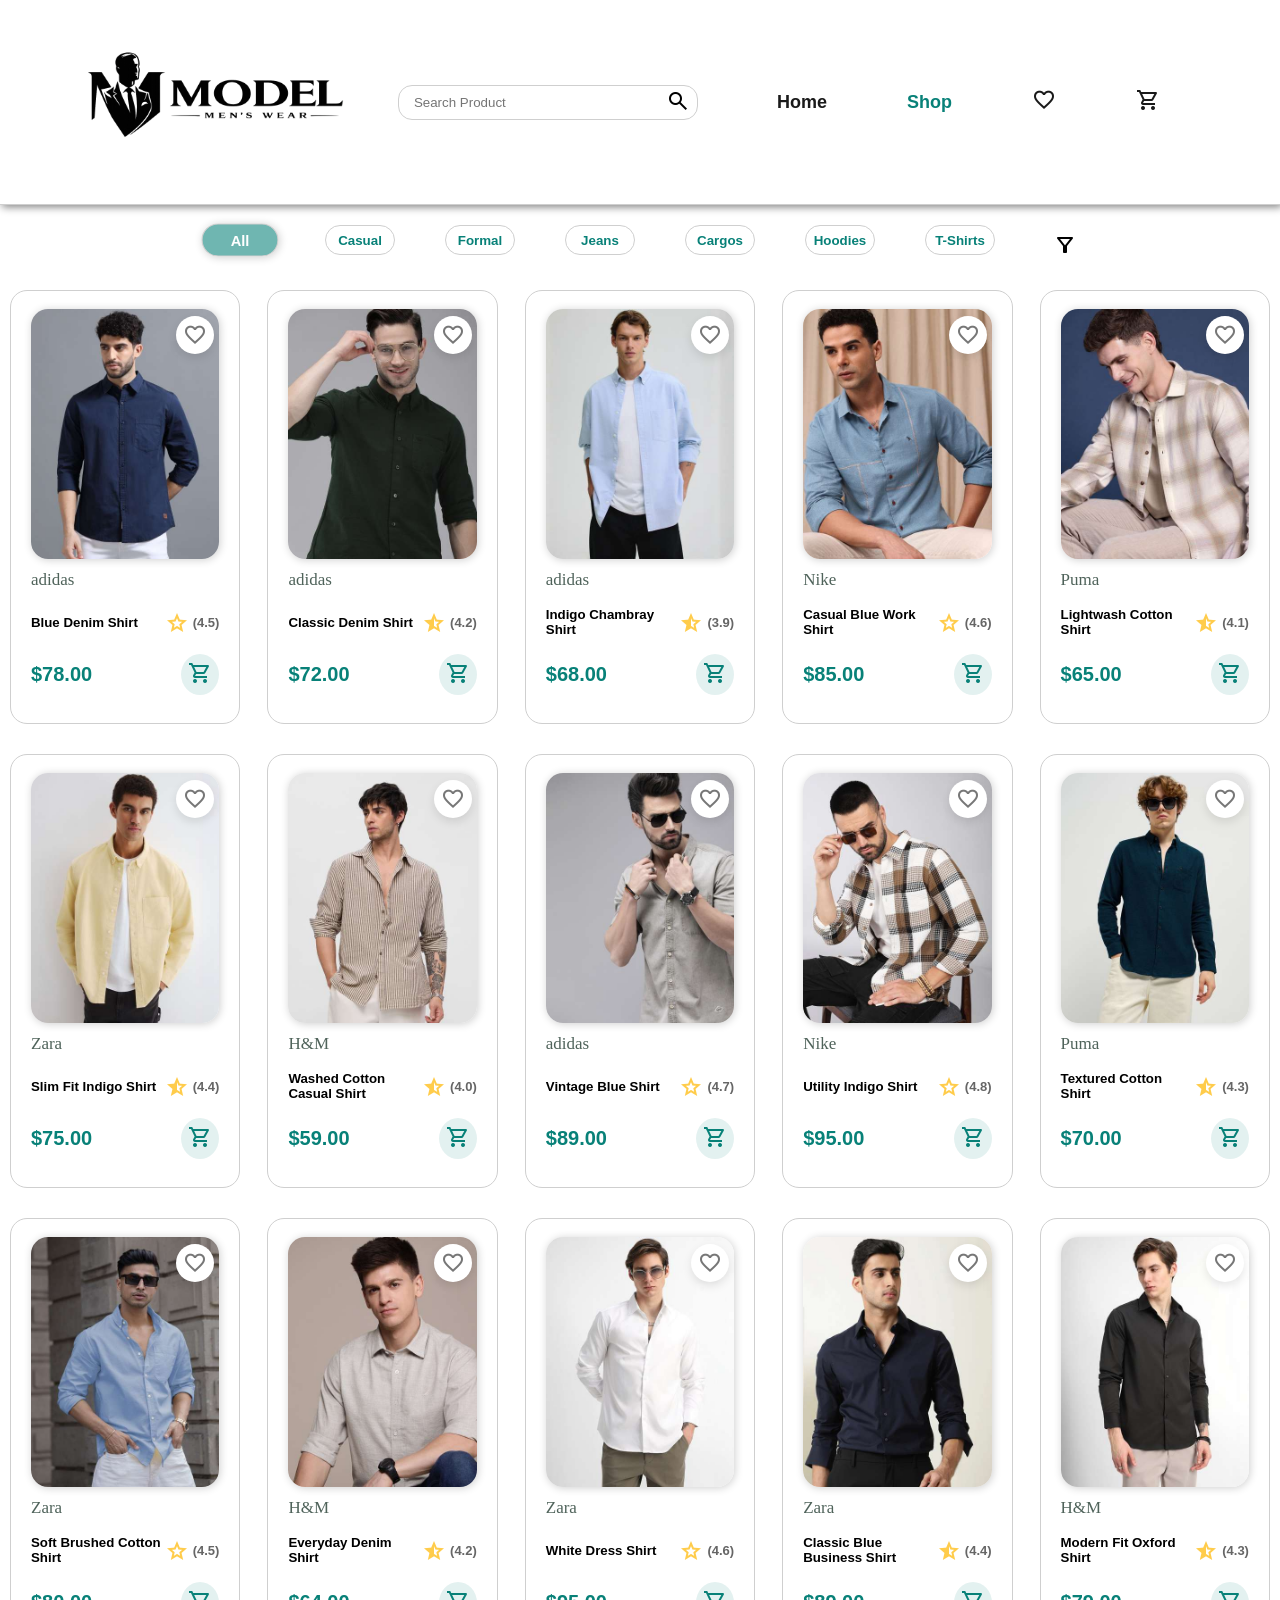
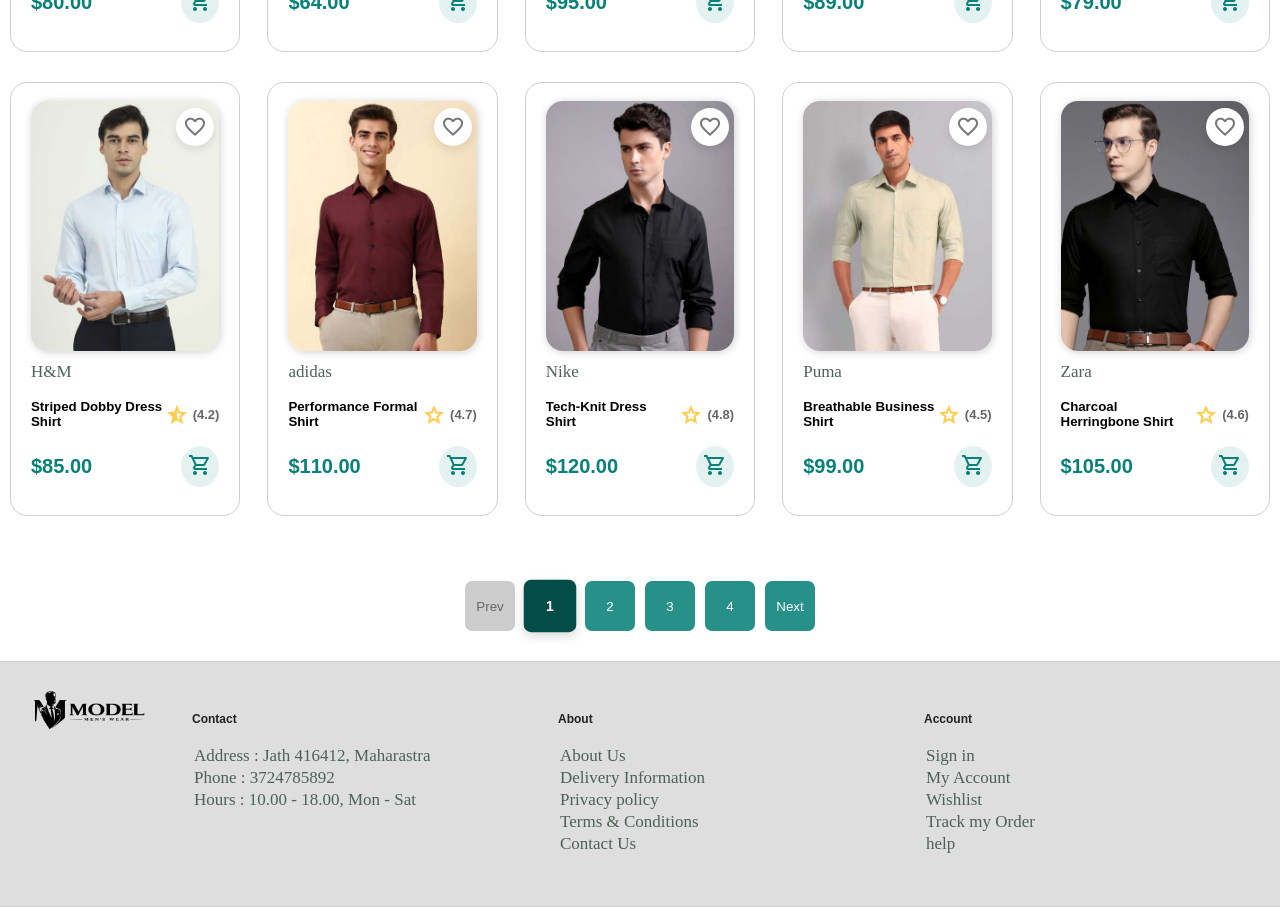
<file: catalog.html>
<!DOCTYPE html>
<html lang="en">
<head>
    <meta charset="UTF-8">
    <meta name="viewport" content="width=device-width, initial-scale=1.0">
    <title>shop</title>
    <link rel="stylesheet" href="assets/css/catalog.css">
    <link rel="stylesheet" href="https://fonts.googleapis.com/css2?family=Material+Symbols+Outlined:opsz,wght,FILL,GRAD@20..48,100..700,0..1,-50..200" />
</head>
<body>
    <section id = "header">
         <a href="#"><img id="logo" src="assets/logo.png"></a>

         <div id="search-box">
            <input type="text" placeholder="Search Product">
            <button id="search-btn"><span class="material-symbols-outlined">search</span></button>
         </div>
         <input type="checkbox" id="menu-toggle" style="display: none;">
         <label for="menu-toggle" id="hamburger"><span class="material-symbols-outlined">menu</span></label>
         <label for="menu-toggle" id="menu-overlay"></label>
         <nav id="navigation">
            <label for="menu-toggle" id="close-menu"><span class="material-symbols-outlined">close</span></label>
            <ul id="nav-list">
                <li><a href="index.html">Home</a></li>
                <li><a href="catalog.html" class="active">Shop</a></li>
                <li><a href="wishlist.html"><span class="material-symbols-outlined">favorite</span></a></li>
                <li><a href="cart.html"><span class="material-symbols-outlined">shopping_cart</span></a></li>
            </ul>
         </nav>
    </section>
    
    <section id="category">
        <button class="active">All</button>
        <button>Casual</button>
        <button>Formal</button>
        <button>Jeans</button>
        <button>Cargos</button>
        <button>Hoodies</button>
        <button>T-Shirts</button>
        <span class="material-symbols-outlined filter" id="filter-icon">filter_alt</span>
        <div class="filter-dropdown" id="filter-dropdown">
            <div class="filter-option active" data-sort="default">Default Sorting</div>
            <div class="filter-option" data-sort="price-asc">Price: Low to High</div>
            <div class="filter-option" data-sort="price-desc">Price: High to Low</div>
            <div class="filter-option" data-sort="rating-desc">Rating: High to Low</div>
        </div>
    </section>

    <section id="all-products">

        <div class="product-container">
            <!-- Products are dynamically populated from js/data/products.js -->
        </div>

    </section>

    <section id="next-page">
        <button>1</button>
        <button>2</button>
        <button>Next</button>
    </section>

     <section id="footer">
       <img src="/assets/logo.png">
       <div id="contact">
          <h6>Contact</h6>
          <br>
          <p>Address : Jath 416412, Maharastra</p>
          <p>Phone : 3724785892</p>
          <p>Hours : 10.00 - 18.00, Mon - Sat</p>
       </div>
       <div id="About">
          <h6>About</h6> 
          <br>
          <p>About Us</p>
          <p>Delivery Information</p>
          <p>Privacy policy</p>
          <p>Terms & Conditions</p>
          <p>Contact Us</p>
       </div>
       <div id="account">
          <h6>Account</h6>
          <br>
          <p>Sign in</p>
          <p>My Account</p>
          <p>Wishlist</p>
          <p>Track my Order</p>
          <p>help</p>
       </div>
    </section>

     <script src="js/data/products.js"></script>
     <script src="js/pages/catalog.js"></script>
</body>
</html>
</file>
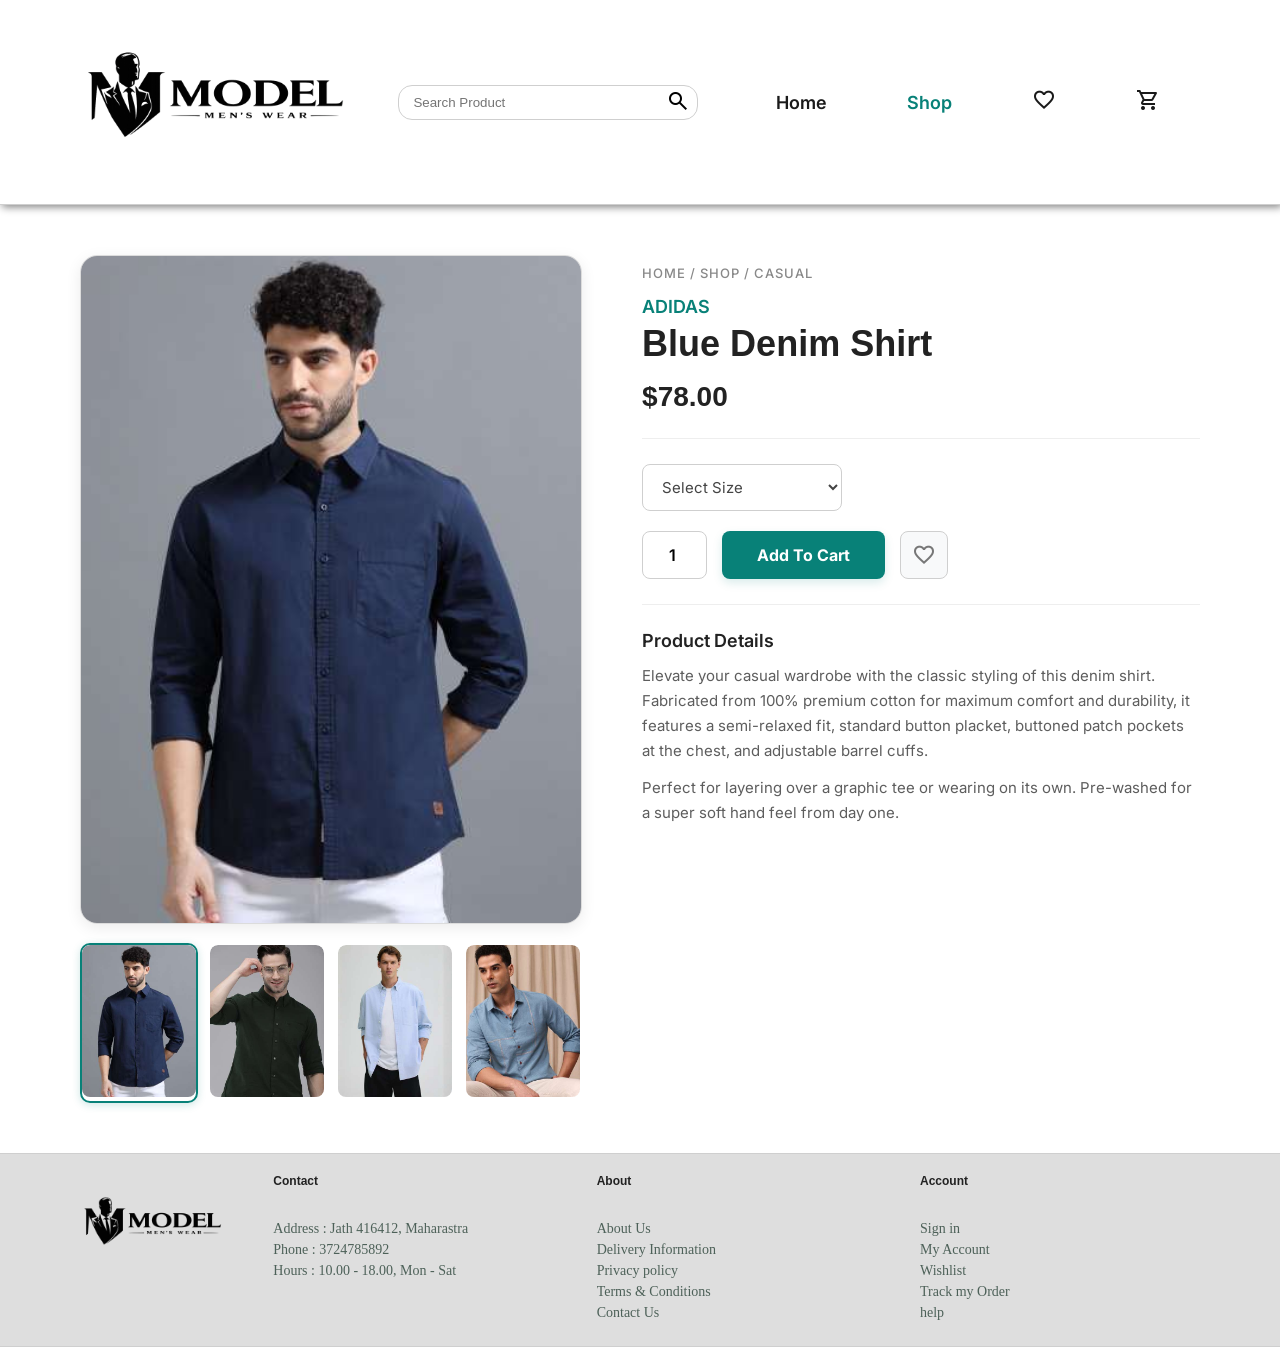
<file: product.html>
<!DOCTYPE html>
<html lang="en">
<head>
    <meta charset="UTF-8">
    <meta name="viewport" content="width=device-width, initial-scale=1.0">
    <title>Product Details</title>
    <link rel="stylesheet" href="assets/css/product-detail.css">
    <link rel="stylesheet" href="https://fonts.googleapis.com/css2?family=Material+Symbols+Outlined:opsz,wght,FILL,GRAD@20..48,100..700,0..1,-50..200" />
</head>
<body>
    
    <section id="header">
         <a href="index.html"><img id="logo" src="assets/logo.png" alt="Logo"></a>

         <div id="search-box">
            <input type="text" placeholder="Search Product">
            <button id="search-btn"><span class="material-symbols-outlined">search</span></button>
         </div>
         <input type="checkbox" id="menu-toggle" style="display: none;">
         <label for="menu-toggle" id="hamburger"><span class="material-symbols-outlined">menu</span></label>
         <label for="menu-toggle" id="menu-overlay"></label>
         <nav id="navigation">
            <label for="menu-toggle" id="close-menu"><span class="material-symbols-outlined">close</span></label>
            <ul id="nav-list">
                <li><a href="index.html">Home</a></li>
                <li><a href="catalog.html" class="active">Shop</a></li>
                <li><a href="wishlist.html"><span class="material-symbols-outlined">favorite</span></a></li>
                <li><a href="cart.html"><span class="material-symbols-outlined">shopping_cart</span></a></li>
            </ul>
         </nav>
    </section>

   
    <section id="prodetails" class="section-p1">
        <div class="single-pro-image">
            <img src="/assets/images/casual_shirts/img_0016.jpg" width="100%" id="MainImg" alt="Main Product Image">
            
            <div class="small-img-group">
                <div class="small-img-col">
                    <img src="/assets/images/casual_shirts/img_0016.jpg" width="100%" class="small-img" alt="Thumbnail 1">
                </div>
                <div class="small-img-col">
                    <img src="/assets/images/casual_shirts/img_0017.jpg" width="100%" class="small-img" alt="Thumbnail 2">
                </div>
                <div class="small-img-col">
                    <img src="/assets/images/casual_shirts/img_0018.jpg" width="100%" class="small-img" alt="Thumbnail 3">
                </div>
                <div class="small-img-col">
                    <img src="/assets/images/casual_shirts/img_0019.jpg" width="100%" class="small-img" alt="Thumbnail 4">
                </div>
            </div>
        </div>

        <div class="single-pro-details">
            <h6>Home / Shop / Shirts</h6>
            <h4 class="brand">adidas</h4>
            <h2 class="title">Men's Blue Denim Shirt</h2>
            <h3 class="price">$78.00</h3>
            
            <div class="selectors">
                <select id="size-select">
                    <option value="">Select Size</option>
                    <option value="S">Small (S)</option>
                    <option value="M">Medium (M)</option>
                    <option value="L">Large (L)</option>
                    <option value="XL">Extra Large (XL)</option>
                    <option value="XXL">Double Extra Large (XXL)</option>
                </select>
                
                <div class="cart-action">
                    <input type="number" value="1" min="1" id="quantity-input">
                    <button class="add-to-cart-btn">Add To Cart</button>
                    <button class="wishlist-btn-detail" id="add-to-wishlist-btn">
                        <span class="material-symbols-outlined">favorite</span>
                    </button>
                </div>
            </div>

            <div class="description-box">
                <h4>Product Details</h4>
                <p>Elevate your casual wardrobe with the classic styling of this denim shirt. Fabricated from 100% premium cotton for maximum comfort and durability, it features a semi-relaxed fit, standard button placket, buttoned patch pockets at the chest, and adjustable barrel cuffs.</p>
                <p>Perfect for layering over a graphic tee or wearing on its own. Pre-washed for a super soft hand feel from day one.</p>
            </div>
        </div>
    </section>

    <!-- Toast Notification Container -->
    <div id="toast-container"></div>

    <!-- Footer Section -->
    <section id="footer">
       <img src="/assets/logo.png" alt="Logo">
       <div id="contact">
          <h6>Contact</h6>
          <br>
          <p>Address : Jath 416412, Maharastra</p>
          <p>Phone : 3724785892</p>
          <p>Hours : 10.00 - 18.00, Mon - Sat</p>
       </div>
       <div id="About">
          <h6>About</h6> 
          <br>
          <p>About Us</p>
          <p>Delivery Information</p>
          <p>Privacy policy</p>
          <p>Terms & Conditions</p>
          <p>Contact Us</p>
       </div>
       <div id="account">
          <h6>Account</h6>
          <br>
          <p>Sign in</p>
          <p>My Account</p>
          <p>Wishlist</p>
          <p>Track my Order</p>
          <p>help</p>
       </div>
    </section>

   
    <script>
        const MainImg = document.getElementById("MainImg");
        const smallimg = document.getElementsByClassName("small-img");

        for (let i = 0; i < smallimg.length; i++) {
            smallimg[i].addEventListener("click", function() {
                MainImg.src = this.src;
               
                for (let j = 0; j < smallimg.length; j++) {
                    smallimg[j].parentElement.classList.remove("active");
                }
                this.parentElement.classList.add("active");
            });
        }
        
        if(smallimg[0]) {
            smallimg[0].parentElement.classList.add("active");
        }
    </script>
    <script src="js/data/products.js"></script>
    <script src="js/pages/detail.js"></script>
</body>
</html>
</file>
<file: assets/css/catalog.css>
* {
    margin : 0 ; 
    padding : 0 ;
    box-sizing: border-box;
    font-family: 'Spartan', sans-serif;
}

h1 {
   font-size: 50px;
   line-height : 64px ;  
   color : #222 ;
   font-family: 'Gill Sans', 'Gill Sans MT', Calibri, 'Trebuchet MS', sans-serif;
}

h2 {
   font-size: 46px;
   line-height : 54px ;  
   color : #222 ;
}

h4 {
   font-size: 20px;
   color : #222 ;
   font-family: Verdana, Geneva, Tahoma, sans-serif;
}

h6 {
   font-size: 12px;
   font-weight: 700; 
   color : #222 ;
   font-family: 'Franklin Gothic Medium', 'Arial Narrow', Arial, sans-serif;
}

p {
    font-size: 17px;
    color : #465b52 ;
    margin : 15px 0 20px 0 ;
    opacity: 95%;
    font-family: 'Calibri';
}

body {
    width : 100% ;
}

#header {
    border-bottom: 0.1px solid rgb(207, 207, 207);
    display: flex;
    justify-content: space-between;
    align-items: center;
    padding: 10px 80px;
    background-color: white ;
    box-shadow: 2px 2px 8px gray;
    z-index: 999;
    width: 100%;
    position: sticky;
    top: 0;
}

#logo {
    height: 180px;
    width : 280px ;
}

#search-box {
    border : 0.5px solid rgb(207, 207, 207) ;
    width : 300px ;
    height : 35px ;
    display: flex;
    align-items: center;
    justify-content: space-around;
    border-radius: 14px;
    transition: transform 0.2s ease-in-out;
}

#search-box input{
    width : 82% ;
    height : 100% ;
    padding : 7px ;
    border : none ;
    outline : none ;
    border-radius: 14px;
}

#search-btn {
    border : none ;
    background-color: white;
    transition: transform 0.2s ease-in-out;
    cursor: pointer;
}

#search-btn:hover {
    transform: scale(1.01);
}

#search-btn:active {
    transform: scale(0.80);
}


#search-box:hover{
   box-shadow: 1px 1px 8px rgb(207, 207, 207);
   transform: scale(1.001);
}

#search-btn:active{
    transform: scale(0.99);
}

#navigation {
   display :flex;
}

#nav-list {
   display : flex ;
   justify-content: center;
   align-items: center;
   list-style: none;
}

#nav-list li {
    margin: 0 40px;
    cursor: pointer;
}

#nav-list li a {
    text-decoration: none;
    color: #1a1a1a;
    font-size: 18px;
    font-weight: 600;
    font-family: 'Inter', sans-serif;
    transition: color 0.3s ease;
}

#nav-list li a:hover,
#nav-list li a.active
 {
    color : #088178;
}

/* Category Section */

#category{
    width : 100%;
    padding: 20px 10px 10px 20px ;
    display : flex ;
    justify-content: center;
    gap : 50px ;
}

#category button {
   width : 70px ;
   height : 30px ;
   padding : 5px ;
   border : 1px solid rgb(207, 207, 207);
   border-radius: 30px;
   font-weight: bold;
   background-color: white;
   color : #088178;
   transition: transform 0.2s ease-in-out;
   transition: background-color 0.2s ease-in-out;
   transition: color 0.2s ease-in-out;
   cursor: pointer;
}

#category button:hover,
 #category button.active{
    color:white ;
    background-color: #08817994;
    cursor: pointer;
    transform: scale(1.1);
    box-shadow: 1px 1px 8px rgb(207, 207, 207);
}

#category button:active {
    transform: scale(0.999);
}

.filter {
    cursor: pointer;
    padding: 8px;
    margin: auto 0;
    display: inline-flex;
    align-items: center;
    justify-content: center;
    transition: all 0.2s ease;
}

.filter:hover {
    color: #088178;
    transform: scale(1.1);
}

/* Products Section */
.product-container {
    display : flex ;
    justify-content: space-between;
    flex-wrap: wrap;
}

.products {
    width : 18% ;
    margin : 15px 10px ;
    border : 1px solid rgb(207, 207, 207) ;
    padding : 18px 20px ;
    border-radius: 17px;
    transition: transform 0.3s ease-in-out;
    cursor: pointer;
}

.products:hover {
   transform: scale(1.01);
   box-shadow: 1px 1px 8px rgb(207, 207, 207);
}



.products img {
    width : 100% ;
    margin-bottom: 7px;
    height : 250px ;
    box-shadow: 1px 1px 8px rgb(207, 207, 207);
    border-radius: 17px;
}

.products p{
    margin : 0 ;
    padding : 0 ;
}

.products div {
    display : flex ;
    margin : 10px 0 ;
    justify-content: space-between;
    align-items: center;
}

.star {
    color : rgb(255, 204, 75);
}

.products div button {
    border : 0 ;
    border-radius: 50%;
    padding: 7px;
    color: #088178;
    background-color:#0880781c ;
    transition: transform 0.2s ease-in-out;
    transition: background-color 0.2s ease-in-out;
    cursor: pointer;
}

.products div button:hover {
    transform: scale(1.02);
    background-color: #0880782c;
}

.products div button:active {
    transform: scale(0.98);
    background-color: #0880781c;
}

.products div h4 {
    color :#088178;
}

#next-page {
    margin-top: 50px; 
    display: flex;
    justify-content: center;
    align-items: center;
    gap:10px ;
    padding-bottom : 30px ;
}

#next-page button {
    width : 50px ;
    height : 50px ;
    border : 0 ;
    background-color: #088179df;
    color : white ;
    border-radius : 7px ;
    transition: transform 0.1s ease-in-out;

}

#next-page button:hover {
    box-shadow: 2px 2px 14px rgb(79, 79, 79);
    transform: scale(1.01);
    cursor:pointer ;
}

#footer{
    border-top: 0.1px solid rgb(207, 207, 207);
    border-bottom: 0.1px solid rgb(207, 207, 207);
    background-color: rgba(128, 128, 128, 0.263);
    padding : 10px 30px;
    display : flex ;
    align-items: start;
    
}
#footer div {
    padding : 10px ;
    width : 30% ;
    margin : 20px ;
    padding : 20px ;
    cursor: pointer;
}



#footer div p {
    margin : 2px ;
    
}


#footer img{
    width : 10%;
    height: 10%;
}

/* Wishlist Floating Button style */
.products {
    position: relative;
}

.wishlist-btn {
    position: absolute;
    top: 25px;
    right: 25px;
    border: none;
    border-radius: 50%;
    width: 38px;
    height: 38px;
    background: white;
    box-shadow: 0 4px 10px rgba(0, 0, 0, 0.1);
    color: #777;
    display: flex;
    align-items: center;
    justify-content: center;
    cursor: pointer;
    transition: all 0.3s cubic-bezier(0.175, 0.885, 0.32, 1.275);
    z-index: 10;
}

.wishlist-btn:hover {
    transform: scale(1.15);
    color: #dc3545;
    box-shadow: 0 6px 15px rgba(0, 0, 0, 0.15);
}

.wishlist-btn:active {
    transform: scale(0.9);
}

.wishlist-btn.active {
    color: #dc3545;
}

.wishlist-btn.active span {
    font-variation-settings: 'FILL' 1;
}

/* Toast Notifications styling */
#toast-container {
    position: fixed;
    top: 20px;
    right: 20px;
    z-index: 10000;
    display: flex;
    flex-direction: column;
    gap: 12px;
    pointer-events: none;
}

.toast {
    pointer-events: auto;
    background: rgba(255, 255, 255, 0.95);
    backdrop-filter: blur(10px);
    border-left: 4px solid #088178;
    box-shadow: 0 10px 30px rgba(0, 0, 0, 0.08);
    padding: 15px 25px;
    border-radius: 8px;
    display: flex;
    align-items: center;
    gap: 12px;
    min-width: 300px;
    max-width: 450px;
    transform: translateX(120%);
    transition: all 0.4s cubic-bezier(0.175, 0.885, 0.32, 1.275);
}

.toast.show {
    transform: translateX(0);
}

.toast.remove {
    border-left-color: #d9534f;
}

.toast-message {
    font-family: 'Inter', sans-serif;
    font-size: 14px;
    font-weight: 500;
    color: #333;
    flex-grow: 1;
}

.toast-icon {
    font-size: 20px;
    color: #088178;
}

.toast.remove .toast-icon {
    color: #d9534f;
}

/* Pagination enhancements */
#next-page button.active {
    background-color: #044c47;
    font-weight: bold;
    transform: scale(1.05);
    box-shadow: 0 4px 10px rgba(0,0,0,0.15);
}

#next-page button:disabled {
    background-color: #cccccc;
    color: #666666;
    cursor: not-allowed;
    box-shadow: none;
    transform: none;
}

/* Filter Dropdown system */
#category {
    position: relative;
}

.filter-dropdown {
    display: none;
    position: absolute;
    top: 100%;
    margin-top: 10px;
    right: 5%;
    background: rgba(255, 255, 255, 0.96);
    backdrop-filter: blur(10px);
    border: 1px solid rgba(0, 0, 0, 0.1);
    border-radius: 12px;
    box-shadow: 0 10px 25px rgba(0, 0, 0, 0.1);
    z-index: 1000;
    width: 220px;
    overflow: hidden;
    animation: dropdownFadeIn 0.2s cubic-bezier(0.16, 1, 0.3, 1);
}

.filter-dropdown.show {
    display: block;
}

@keyframes dropdownFadeIn {
    from {
        opacity: 0;
        transform: translateY(-10px);
    }
    to {
        opacity: 1;
        transform: translateY(0);
    }
}

.filter-option {
    padding: 12px 20px;
    font-size: 14px;
    color: #333;
    font-family: 'Inter', sans-serif;
    cursor: pointer;
    transition: background 0.2s, color 0.2s;
    font-weight: 500;
    text-align: left;
    display: flex;
    justify-content: space-between;
    align-items: center;
}

.filter-option:hover {
    background: #088178;
    color: white;
}

.filter-option.active {
    background: #044c47;
    color: white;
}

/* Rating display design */
.rating-container {
    display: inline-flex;
    align-items: center;
    gap: 4px;
}

.rating-value {
    font-size: 13px;
    color: #666;
    font-weight: 600;
    font-family: 'Inter', sans-serif;
}

/* ==========================================
   Responsive & Hamburger Menu Drawer Styles
   ========================================== */
#hamburger, #close-menu, #menu-overlay, #menu-toggle {
    display: none;
}

@media (max-width: 1024px) {
    #header {
        padding: 10px 40px;
    }
    #footer {
        padding: 20px 40px;
    }
    .products {
        width: 30%;
    }
}

@media (max-width: 768px) {
    /* Responsive header using CSS Grid */
    #header {
        display: grid;
        grid-template-columns: 1fr auto;
        grid-template-rows: auto auto;
        gap: 12px;
        padding: 10px 20px;
        align-items: center;
        box-shadow: 0 2px 10px rgba(0,0,0,0.1);
        position: sticky;
        top: 0;
    }

    #logo {
        grid-column: 1;
        grid-row: 1;
        height: 50px;
        width: auto;
    }

    #hamburger {
        grid-column: 2;
        grid-row: 1;
        display: flex;
        align-items: center;
        justify-content: center;
        cursor: pointer;
        color: #222;
        transition: color 0.2s ease;
    }

    #hamburger span {
        font-size: 30px;
    }

    #search-box {
        grid-column: 1 / span 2;
        grid-row: 2;
        width: 100%;
        max-width: 100%;
        height: 38px;
        margin: 0;
    }

    #navigation {
        position: fixed;
        top: 0;
        right: -300px;
        width: 300px;
        height: 100vh;
        background-color: #ffffff;
        box-shadow: -5px 0 20px rgba(0, 0, 0, 0.15);
        display: flex;
        flex-direction: column;
        justify-content: flex-start;
        align-items: flex-start;
        padding: 80px 30px 40px 30px;
        transition: right 0.3s cubic-bezier(0.16, 1, 0.3, 1);
        z-index: 1000;
    }

    #close-menu {
        display: flex;
        align-items: center;
        justify-content: center;
        position: absolute;
        top: 20px;
        right: 20px;
        cursor: pointer;
        color: #222;
        transition: color 0.2s ease;
    }

    #close-menu span {
        font-size: 30px;
    }

    #close-menu:hover, #hamburger:hover {
        color: #088178;
    }

    #nav-list {
        flex-direction: column;
        align-items: flex-start;
        justify-content: flex-start;
        gap: 20px;
        width: 100%;
    }

    #nav-list li {
        margin: 0;
        width: 100%;
    }

    #nav-list li a {
        font-size: 18px;
        display: block;
        padding: 8px 0;
        width: 100%;
        border-bottom: 1px solid #f4f5f7;
    }

    #menu-toggle:checked ~ #navigation {
        right: 0;
    }

    #menu-toggle:checked ~ #menu-overlay {
        display: block;
    }

    #menu-overlay {
        position: fixed;
        top: 0;
        left: 0;
        width: 100vw;
        height: 100vh;
        background-color: rgba(0, 0, 0, 0.4);
        z-index: 999;
        backdrop-filter: blur(2px);
    }

    /* Catalog Page Content Responsiveness */
    #category {
        flex-wrap: wrap;
        gap: 12px;
        justify-content: center;
        padding: 15px 10px;
    }

    #category button {
        width: auto;
        padding: 5px 15px;
    }

    .product-container {
        justify-content: center;
    }

    .products {
        width: 45%;
        margin: 10px 2.5%;
        padding: 15px;
    }

    .products img {
        height: 200px;
        object-fit: cover;
    }

    #next-page {
        margin-top: 30px;
    }

    #footer {
        flex-direction: column;
        padding: 40px 20px;
        align-items: flex-start;
        gap: 30px;
    }

    #footer div {
        width: 100%;
        margin: 0;
        padding: 0;
    }

    #footer img {
        width: 150px;
    }
}

@media (max-width: 480px) {
    .products {
        width: 90%;
        margin: 10px auto;
    }
}
</file>
<file: assets/css/product-detail.css>
@import url('https://fonts.googleapis.com/css2?family=Inter:wght@400;500;600;700&display=swap');

* {
    margin: 0;
    padding: 0;
    box-sizing: border-box;
    font-family: 'Spartan', sans-serif;
}

body {
    width: 100%;
    background-color: #fff;
    color: #1a1a1a;
}

/* Typography styles matching home.css */
h1 {
   font-size: 50px;
   line-height: 64px;  
   color: #222;
   font-family: 'Gill Sans', 'Gill Sans MT', Calibri, 'Trebuchet MS', sans-serif;
}

h2 {
   font-size: 46px;
   line-height: 54px;  
   color: #222;
}

h4 {
   font-size: 20px;
   color: #222;
   font-family: Verdana, Geneva, Tahoma, sans-serif;
}

h6 {
   font-size: 12px;
   font-weight: 700; 
   color: #222;
   font-family: 'Franklin Gothic Medium', 'Arial Narrow', Arial, sans-serif;
}

p {
    font-size: 17px;
    color: #465b52;
    margin: 15px 0 20px 0;
    opacity: 95%;
    font-family: 'Calibri';
}

/* Header Section Style */
#header {
    border-bottom: 0.1px solid rgb(207, 207, 207);
    display: flex;
    justify-content: space-between;
    align-items: center;
    padding: 10px 80px;
    background-color: white;
    box-shadow: 2px 2px 8px gray;
    z-index: 999;
    width: 100%;
    position: sticky;
    top: 0;
}

#logo {
    height: 180px;
    width: 280px;
}

#search-box {
    border: 0.5px solid rgb(207, 207, 207);
    width: 300px;
    height: 35px;
    display: flex;
    align-items: center;
    justify-content: space-around;
    border-radius: 14px;
    transition: transform 0.2s ease-in-out;
}

#search-box input {
    width: 82%;
    height: 100%;
    padding: 7px;
    border: none;
    outline: none;
    border-radius: 14px;
}

#search-btn {
    border: none;
    background-color: white;
    transition: transform 0.2s ease-in-out;
    cursor: pointer;
}

#search-btn:hover {
    transform: scale(1.01);
}

#search-btn:active {
    transform: scale(0.80);
}

#search-box:hover {
   box-shadow: 1px 1px 8px rgb(207, 207, 207);
   transform: scale(1.001);
}

#navigation {
   display: flex;
}

#nav-list {
   display: flex;
   justify-content: center;
   align-items: center;
   list-style: none;
}

#nav-list li {
    margin: 0 40px;
    cursor: pointer;
}

#nav-list li a {
    text-decoration: none;
    color: #1a1a1a;
    font-size: 18px;
    font-weight: 600;
    font-family: 'Inter', sans-serif;
    transition: color 0.3s ease;
}

#nav-list li a:hover,
#nav-list li a.active {
    color: #088178;
}

/* Product Details Layout */
#prodetails {
    display: flex;
    justify-content: space-between;
    padding: 50px 80px;
    max-width: 1300px;
    margin: 0 auto;
    gap: 60px;
}

#prodetails .single-pro-image {
    width: 45%;
}

#prodetails .single-pro-image #MainImg {
    border-radius: 17px;
    box-shadow: 0 4px 15px rgba(0,0,0,0.08);
    border: 1px solid rgb(220, 220, 220);
    transition: transform 0.3s ease;
}

#prodetails .single-pro-image #MainImg:hover {
    transform: scale(1.01);
}

.small-img-group {
    display: flex;
    justify-content: space-between;
    margin-top: 15px;
    gap: 10px;
}

.small-img-col {
    flex-basis: 24%;
    cursor: pointer;
    border-radius: 10px;
    overflow: hidden;
    border: 2px solid transparent;
    transition: all 0.2s ease-in-out;
}

.small-img-col img {
    border-radius: 8px;
    transition: opacity 0.2s ease;
}

.small-img-col img:hover {
    opacity: 0.85;
}

.small-img-col.active {
    border-color: #088178;
    box-shadow: 0 2px 8px rgba(8, 129, 120, 0.2);
}

#prodetails .single-pro-details {
    width: 50%;
    padding-top: 10px;
}

#prodetails .single-pro-details h6 {
    font-family: 'Inter', sans-serif;
    font-size: 13px;
    color: #888;
    font-weight: 500;
    text-transform: uppercase;
    letter-spacing: 1px;
    margin-bottom: 15px;
}

#prodetails .single-pro-details .brand {
    font-family: 'Inter', sans-serif;
    font-size: 18px;
    color: #088178;
    font-weight: 600;
    margin-bottom: 5px;
    text-transform: uppercase;
}

#prodetails .single-pro-details .title {
    font-family: 'Gill Sans', sans-serif;
    font-size: 36px;
    line-height: 44px;
    color: #222;
    margin-bottom: 15px;
}

#prodetails .single-pro-details .price {
    font-size: 28px;
    font-weight: 700;
    color: #222;
    margin-bottom: 25px;
}

#prodetails .single-pro-details .selectors {
    border-top: 1px solid #eee;
    border-bottom: 1px solid #eee;
    padding: 25px 0;
    margin-bottom: 25px;
}

#prodetails .single-pro-details #size-select {
    display: block;
    width: 200px;
    padding: 12px 15px;
    font-size: 15px;
    font-family: 'Inter', sans-serif;
    border: 1px solid rgb(207, 207, 207);
    border-radius: 8px;
    outline: none;
    margin-bottom: 20px;
    cursor: pointer;
    background-color: #fff;
    color: #444;
    transition: border-color 0.2s ease;
}

#prodetails .single-pro-details #size-select:focus {
    border-color: #088178;
}

.cart-action {
    display: flex;
    align-items: center;
    gap: 15px;
}

.cart-action input[type="number"] {
    width: 65px;
    height: 48px;
    padding-left: 10px;
    font-size: 16px;
    font-weight: 600;
    font-family: 'Inter', sans-serif;
    border: 1px solid rgb(207, 207, 207);
    border-radius: 8px;
    outline: none;
    text-align: center;
}

.cart-action input[type="number"]:focus {
    border-color: #088178;
}

.cart-action .add-to-cart-btn {
    background-color: #088178;
    color: white;
    border: none;
    padding: 14px 35px;
    font-size: 16px;
    font-weight: 700;
    font-family: 'Inter', sans-serif;
    border-radius: 8px;
    cursor: pointer;
    transition: all 0.2s ease-in-out;
    box-shadow: 0 4px 10px rgba(8, 129, 120, 0.15);
}

.cart-action .add-to-cart-btn:hover {
    background-color: #06665f;
    box-shadow: 0 4px 15px rgba(8, 129, 120, 0.25);
    transform: translateY(-1px);
}

.cart-action .add-to-cart-btn:active {
    transform: translateY(1px);
    box-shadow: 0 2px 5px rgba(8, 129, 120, 0.15);
}

/* Description Section */
.description-box {
    margin-top: 10px;
}

.description-box h4 {
    font-family: 'Inter', sans-serif;
    font-size: 18px;
    font-weight: 600;
    color: #222;
    margin-bottom: 12px;
}

.description-box p {
    font-size: 15px;
    line-height: 25px;
    color: #555;
    margin: 0 0 12px 0;
    font-family: 'Inter', sans-serif;
}

/* Footer Style */
#footer {
    border-top: 0.1px solid rgb(207, 207, 207);
    border-bottom: 0.1px solid rgb(207, 207, 207);
    background-color: rgba(128, 128, 128, 0.263);
    padding: 20px 80px;
    display: flex;
    align-items: start;
    justify-content: space-between;
}

#footer div {
    width: 25%;
    cursor: pointer;
}

#footer div h6 {
    margin-bottom: 10px;
}

#footer div p {
    margin: 5px 0;
    font-size: 14px;
}

#footer img {
    width: 150px;
    height: auto;
}

/* Responsive Media Queries */
#hamburger, #close-menu, #menu-overlay, #menu-toggle {
    display: none;
}

@media (max-width: 1024px) {
    #header {
        padding: 10px 40px;
    }
    #footer {
        padding: 20px 40px;
    }
    #prodetails {
        padding: 40px 40px;
        gap: 30px;
    }
    #logo {
        height: 120px;
        width: 190px;
    }
}

@media (max-width: 768px) {
    /* Responsive header using CSS Grid */
    #header {
        display: grid;
        grid-template-columns: 1fr auto;
        grid-template-rows: auto auto;
        gap: 12px;
        padding: 10px 20px;
        align-items: center;
        box-shadow: 0 2px 10px rgba(0,0,0,0.1);
        position: sticky;
        top: 0;
    }

    #logo {
        grid-column: 1;
        grid-row: 1;
        height: 50px;
        width: auto;
    }

    #hamburger {
        grid-column: 2;
        grid-row: 1;
        display: flex;
        align-items: center;
        justify-content: center;
        cursor: pointer;
        color: #222;
        transition: color 0.2s ease;
    }

    #hamburger span {
        font-size: 30px;
    }

    #search-box {
        grid-column: 1 / span 2;
        grid-row: 2;
        width: 100%;
        max-width: 100%;
        height: 38px;
        margin: 0;
    }

    #navigation {
        position: fixed;
        top: 0;
        right: -300px;
        width: 300px;
        height: 100vh;
        background-color: #ffffff;
        box-shadow: -5px 0 20px rgba(0, 0, 0, 0.15);
        display: flex;
        flex-direction: column;
        justify-content: flex-start;
        align-items: flex-start;
        padding: 80px 30px 40px 30px;
        transition: right 0.3s cubic-bezier(0.16, 1, 0.3, 1);
        z-index: 1000;
    }

    #close-menu {
        display: flex;
        align-items: center;
        justify-content: center;
        position: absolute;
        top: 20px;
        right: 20px;
        cursor: pointer;
        color: #222;
        transition: color 0.2s ease;
    }

    #close-menu span {
        font-size: 30px;
    }

    #close-menu:hover, #hamburger:hover {
        color: #088178;
    }

    #nav-list {
        flex-direction: column;
        align-items: flex-start;
        justify-content: flex-start;
        gap: 20px;
        width: 100%;
    }

    #nav-list li {
        margin: 0;
        width: 100%;
    }

    #nav-list li a {
        font-size: 18px;
        display: block;
        padding: 8px 0;
        width: 100%;
        border-bottom: 1px solid #f4f5f7;
    }

    #menu-toggle:checked ~ #navigation {
        right: 0;
    }

    #menu-toggle:checked ~ #menu-overlay {
        display: block;
    }

    #menu-overlay {
        position: fixed;
        top: 0;
        left: 0;
        width: 100vw;
        height: 100vh;
        background-color: rgba(0, 0, 0, 0.4);
        z-index: 999;
        backdrop-filter: blur(2px);
    }

    /* Product details content responsiveness */
    #prodetails {
        flex-direction: column;
        padding: 20px;
        gap: 30px;
    }

    #prodetails .single-pro-image {
        width: 100%;
    }

    #prodetails .single-pro-details {
        width: 100%;
        padding-top: 20px;
    }

    #prodetails .single-pro-details .title {
        font-size: 26px;
        line-height: 32px;
    }

    .cart-action {
        flex-wrap: wrap;
    }

    #footer {
        flex-direction: column;
        padding: 30px 20px;
        gap: 25px;
    }

    #footer div {
        width: 100%;
        margin: 0;
        padding: 0;
    }

    #footer img {
        width: 150px;
    }
}

/* Wishlist Detail Button style */
.wishlist-btn-detail {
    background-color: #f8f9fa;
    border: 1px solid rgb(207, 207, 207);
    color: #777;
    width: 48px;
    height: 48px;
    border-radius: 8px;
    display: flex;
    align-items: center;
    justify-content: center;
    cursor: pointer;
    transition: all 0.2s ease-in-out;
}

.wishlist-btn-detail:hover {
    background-color: #fff;
    color: #dc3545;
    border-color: #dc3545;
    box-shadow: 0 4px 10px rgba(220, 53, 69, 0.15);
    transform: translateY(-1px);
}

.wishlist-btn-detail:active {
    transform: translateY(1px);
}

.wishlist-btn-detail.active {
    color: #dc3545;
    border-color: #dc3545;
    background-color: rgba(220, 53, 69, 0.05);
}

.wishlist-btn-detail.active span {
    font-variation-settings: 'FILL' 1;
}

/* Toast Notifications styling */
#toast-container {
    position: fixed;
    top: 20px;
    right: 20px;
    z-index: 10000;
    display: flex;
    flex-direction: column;
    gap: 12px;
    pointer-events: none;
}

.toast {
    pointer-events: auto;
    background: rgba(255, 255, 255, 0.95);
    backdrop-filter: blur(10px);
    border-left: 4px solid #088178;
    box-shadow: 0 10px 30px rgba(0, 0, 0, 0.08);
    padding: 15px 25px;
    border-radius: 8px;
    display: flex;
    align-items: center;
    gap: 12px;
    min-width: 300px;
    max-width: 450px;
    transform: translateX(120%);
    transition: all 0.4s cubic-bezier(0.175, 0.885, 0.32, 1.275);
}

.toast.show {
    transform: translateX(0);
}

.toast.remove {
    border-left-color: #d9534f;
}

.toast-message {
    font-family: 'Inter', sans-serif;
    font-size: 14px;
    font-weight: 500;
    color: #333;
    flex-grow: 1;
}

.toast-icon {
    font-size: 20px;
    color: #088178;
}

.toast.remove .toast-icon {
    color: #d9534f;
}
</file>
